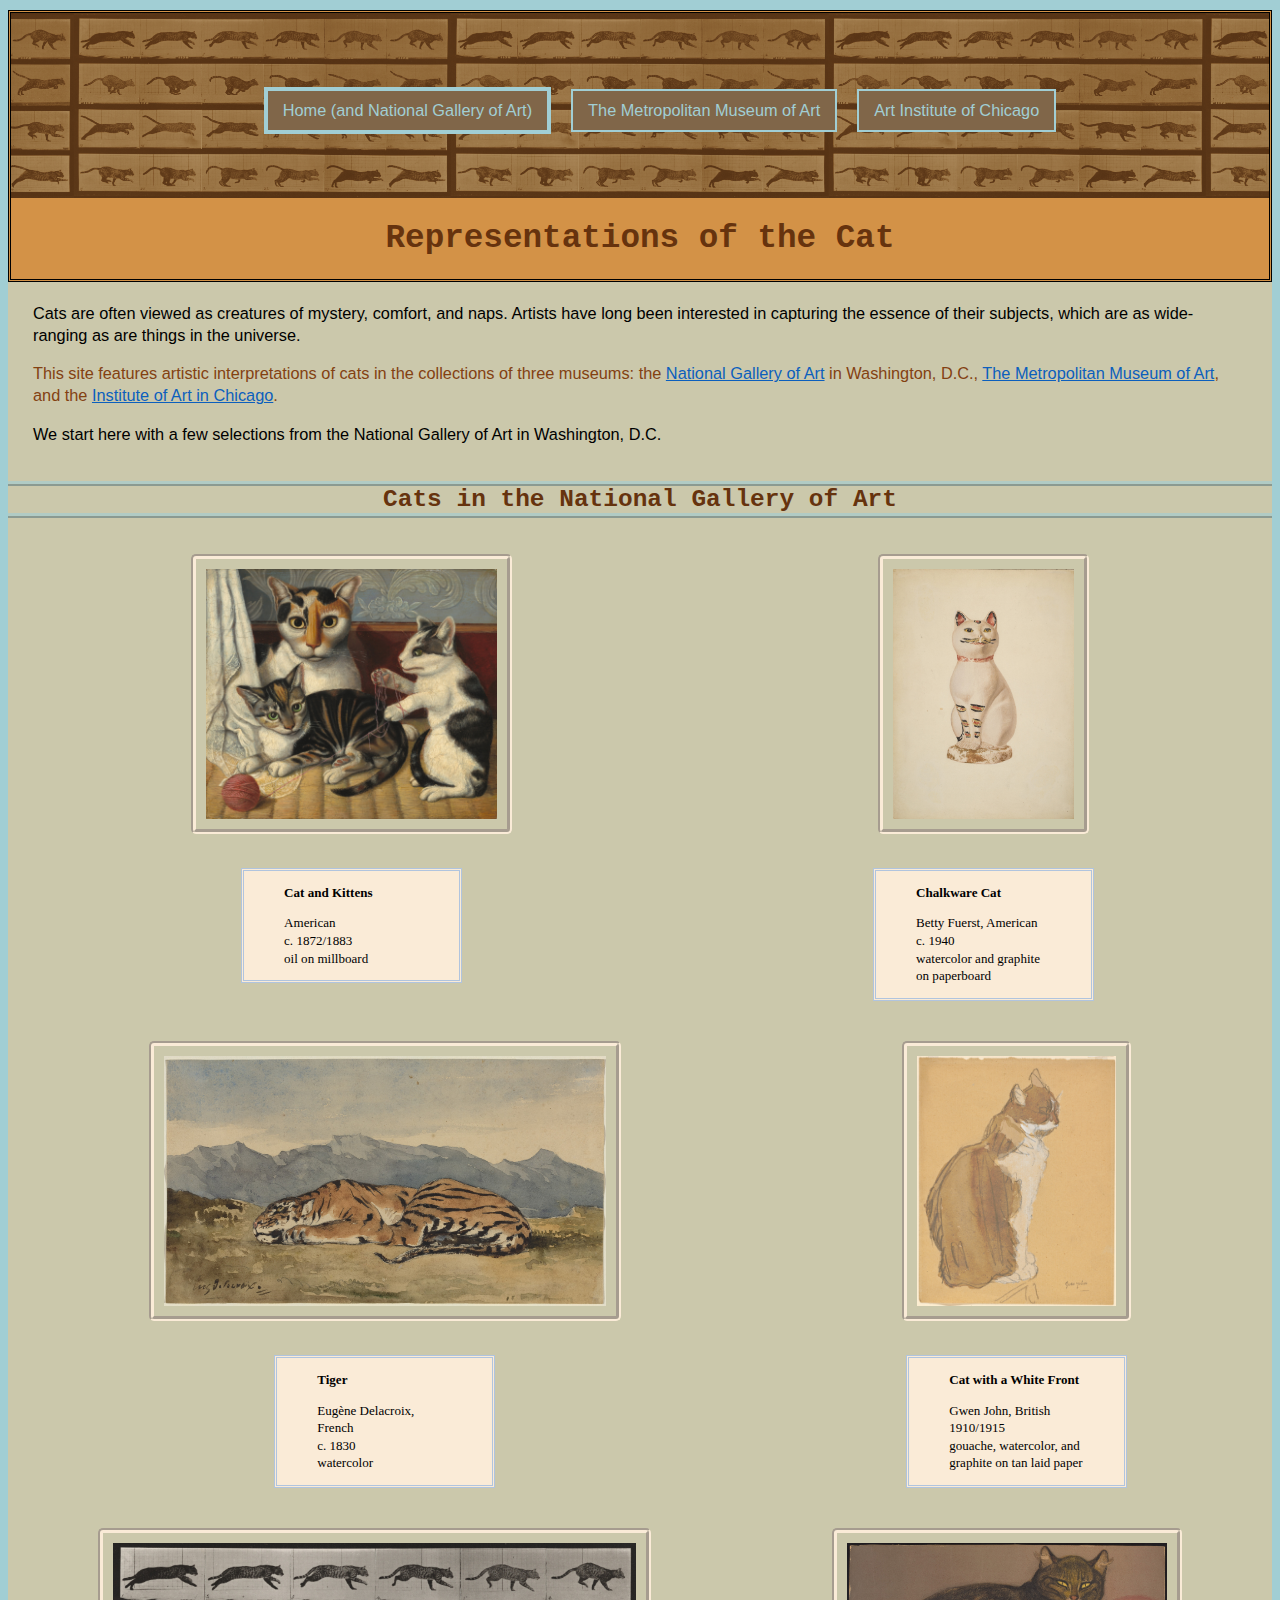
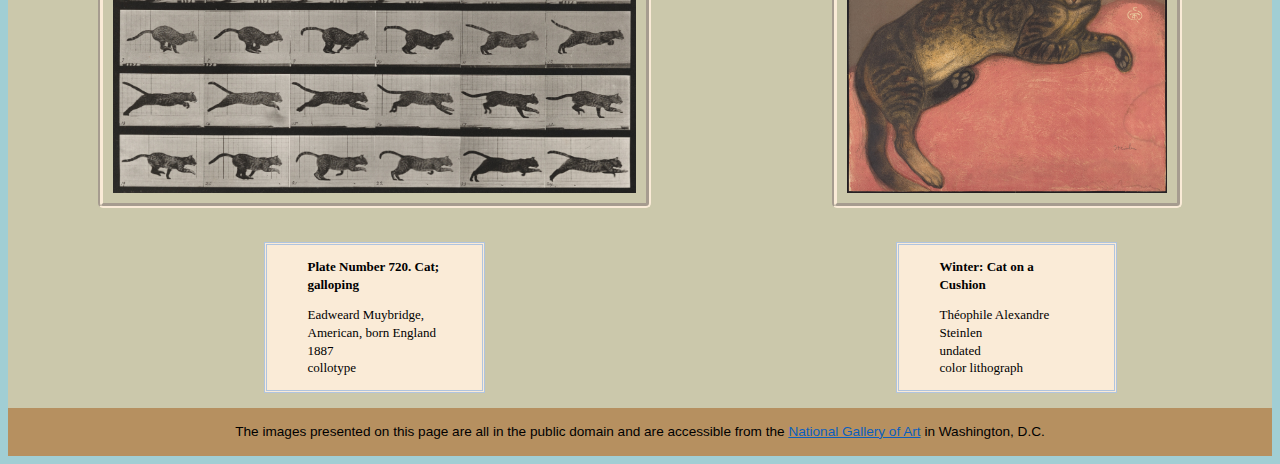
<file: index.html>
<!DOCTYPE html>
<html lang="en">

<head>
  <meta charset="utf-8">
  <meta name="viewport" content="width=device-width">
  <title>National Gallery Cats</title>
  <link rel="stylesheet" href="css/stylecats.css">
</head>

<body>
  <a class="skiplink" href="#main_content">Skip to Main Content</a>
  <header>
    <nav class="navbox">
      <ul>
        <li class="current"><a class="navlink" href="index.html">Home (and National Gallery of Art)</a></li>
        <li><a class="navlink" href="themet.html">The Metropolitan Museum of Art</a></li>
        <li><a class="navlink" href="aic.html">Art Institute of Chicago</a></li>
      </ul>

      
    </nav>
    <h1>Representations of the Cat</h1>
  </header>
  <main id="main_content">
    <p class="nogap">Cats are often viewed as creatures of mystery, comfort, and naps. Artists have long been interested in capturing the essence of their subjects, which are as wide-ranging as are things in the universe. </p>

    <p>This site features artistic interpretations of cats in the collections of three museums: the <a href="https://www.nga.gov" target="_blank">National Gallery of Art</a> in Washington, D.C., <a href="https://www.metmuseum.org" target="_blank">The Metropolitan Museum of Art</a>, and the <a href="https://www.artic.edu" target="_blank">Institute of Art in Chicago</a>.</p>

    <p>We start here with a few selections from the National Gallery of Art in Washington, D.C.</p>

<div class="nga">
    <h2>Cats in the National Gallery of Art</h2>

    <div class="flex-ngaaic">

      <div>
        <img class="ngaaic-item" src="images/cat_and_kittens_1958.9.8.jpg" alt="Mother cat and two kittens playing with yarn" width="100">
        <figcaption class="label"><p class="title">Cat and Kittens<br></p><p>American<br>c. 1872/1883<br>oil on millboard</p></figcaption>
        <!-- <a href="https://www.nga.gov/artworks/45859-cat-and-kittens" target="_blank"></a> -->
      </div>
      <div>
        <img class="ngaaic-item" src="images/chalkware_cat_1943.8.8324.jpg" alt="Drawing of sitting cat figurine" width="100">
        <figcaption class="label"><p class="title">Chalkware Cat<br></p><p>Betty Fuerst, American<br>c. 1940<br>watercolor and graphite on paperboard</p></figcaption>
                <!-- <a href="https://www.nga.gov/artworks/20522-chalkware-cat" target="_blank"></a> -->
      </div>
      <div>
        <img class="ngaaic-item" src="images/tiger_1943.3.3375.jpg" alt="Tiger napping" width="100">
        <figcaption class="label"><p class="title">Tiger<br></p><p>Eugène Delacroix, French<br>c. 1830<br>watercolor</p></figcaption>
        <!-- <a href="https://www.nga.gov/artworks/6493-tiger" target="_blank"></a> -->
      </div>
      <div>
        <img class="ngaaic-item" src="images/cat_with_a_white_front_2005.143.6.jpg" alt="Red and white cat sitting" width="100">
        <figcaption class="label"><p class="title">Cat with a White Front<br></p><p>Gwen John, British<br>1910/1915<br>gouache, watercolor, and graphite on tan laid paper</p></figcaption>
        <!-- <a href="https://www.nga.gov/artworks/134318-cat-white-front" target="_blank"></a> -->
      </div>
      <div>
        <img class="ngaaic-item" src="images/plate_number_720._cat_galloping_2019.150.11.jpg" alt="Galloping motion frame by frame of a cat" width="100">
        <figcaption class="label"><p class="title">Plate Number 720. Cat; galloping<br></p><p>Eadweard Muybridge, American, born England<br>1887<br>collotype</p></figcaption>
        <!-- <a href="https://www.nga.gov/artworks/220472-plate-number-720-cat-galloping" target="_blank"></a> -->
      </div>
      <div>
        <img class="ngaaic-item" src="images/winter_cat_on_a_cushion_l.jpg.jpg" alt="Tabby cat lounging on a cushion" width="100">
        <figcaption class="label"><p class="title">Winter: Cat on a Cushion<br></p><p>Théophile Alexandre Steinlen<br>undated<br>color lithograph</p></figcaption>
        <!-- <a href="https://www.nga.gov/artworks/66755-winter-cat-cushion-lhiver-chat-sur-un-coussin" target="_blank"></a> -->
      </div>
                
      </div>

    </div>


  </main>
  <footer>
    <p>The images presented on this page are all in the public domain and are accessible from the <a href="https://www.nga.gov">National Gallery of Art</a> in Washington, D.C.</p>
  </footer>

</body>

</html>
</file>
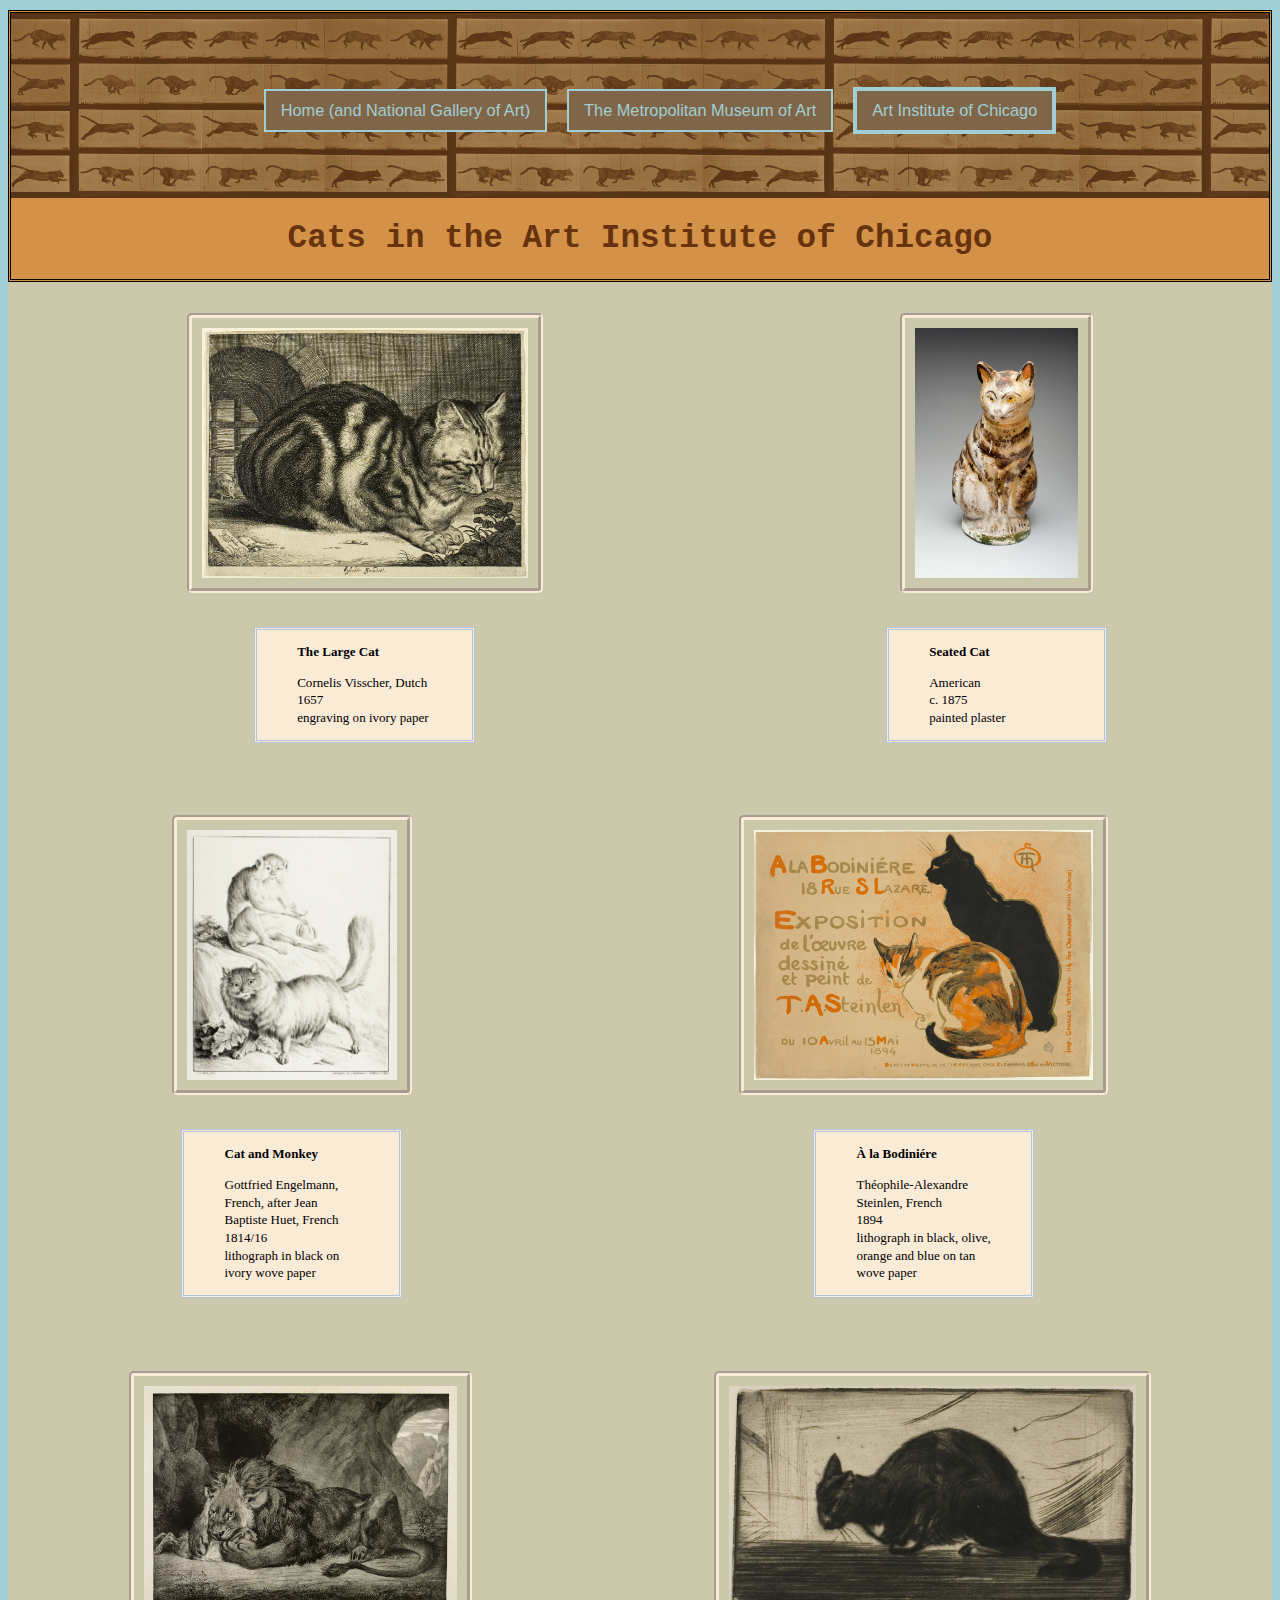
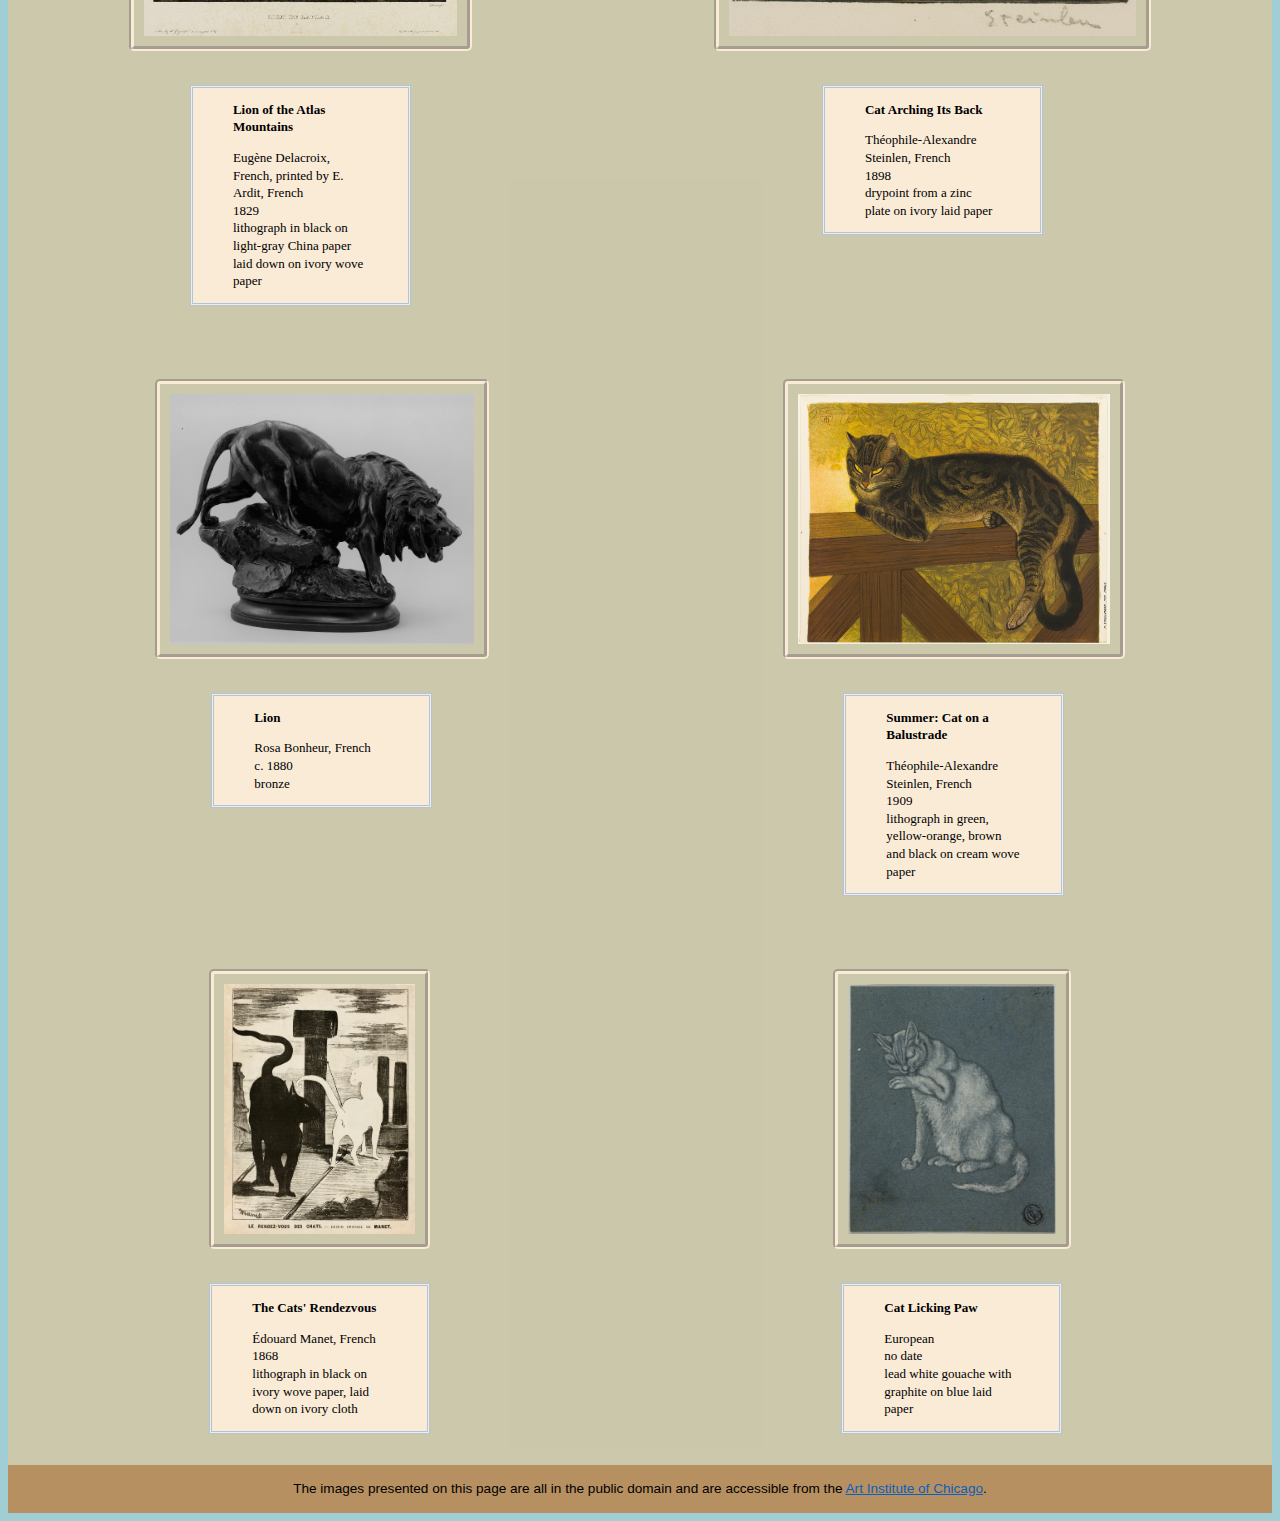
<file: aic.html>
<!DOCTYPE html>
<html lang="en">

<head>
  <meta charset="utf-8">
  <meta name="viewport" content="width=device-width">
  <title>Art Institute Cats</title>
  <link rel="stylesheet" href="css/stylecats.css">
</head>

<body>
   <a class="skiplink" href="#main_content">Skip to Main Content</a>
  <header>
    <nav class="navbox">
      <ul>
        <li><a class="navlink" href="index.html">Home (and National Gallery of Art)</a></li>
        <li><a class="navlink" href="themet.html">The Metropolitan Museum of Art</a></li>
        <li class="current"><a class="navlink" href="aic.html">Art Institute of Chicago</a></li>
      </ul>
      
     </nav>
    <h1>Cats in the Art Institute of Chicago</h1>

  </header>
  <main  id="main_content">
    <div class="flex-ngaaic">

      <figure>
        <img class="ngaaic-item" src="images/1923.994-TheLargeCat.jpg" alt="a tabby cat rests with eyes closed while a mouse behind it ponders its chance to escape" width="100">
        <figcaption class="label"><p class="title">The Large Cat<br></p><p>Cornelis Visscher, Dutch<br>1657<br>engraving on ivory paper</p></figcaption>
        <!-- https://www.artic.edu/artworks/9372/the-large-cat -->
      </figure>
      <figure>
        <img class="ngaaic-item" src="images/1946.798-SeatedCat.jpg" alt="painted figurine of a seated cat with brown stripes" width="100">
        <figcaption class="label"><p class="title">Seated Cat<br></p><p>American<br>c. 1875<br>painted plaster</p></figcaption>
        <!-- https://www.artic.edu/artworks/59218/seated-cat -->
      </figure>
      <figure>
        <img class="ngaaic-item" src="images/1972.647-CatandMonkey.jpg" alt="a seated monkey and a startled cat look out at the viewer" width="100">
        <figcaption class="label"><p class="title">Cat and Monkey<br></p><p>Gottfried Engelmann, French, after Jean Baptiste Huet, French<br>1814/16<br>lithograph in black on ivory wove paper</p></figcaption>
        <!-- https://www.artic.edu/artworks/39698/cat-and-monkey -->
      </figure>
      <figure>
        <img class="ngaaic-item" src="images/1925.814-ÀlaBodiniére.jpg" alt="a crouched calico cat sits next to a seated black cat" width="100">
        <figcaption class="label"><p class="title">À la Bodiniére<br></p><p>Théophile-Alexandre Steinlen, French<br>1894<br>lithograph in black, olive, orange and blue on tan wove paper</p></figcaption>
        <!-- https://www.artic.edu/artworks/16858/a-la-bodiniere -->
      </figure>
      <figure>
        <img class="ngaaic-item" src="images/1927.1646-LionoftheAtlasMountains.jpg" alt="a lion in a mountain cave begins to eat the hare it caught" width="100">
        <figcaption class="label"><p class="title">Lion of the Atlas Mountains<br></p><p>Eugène Delacroix, French, printed by E. Ardit, French<br>1829<br>lithograph in black on light-gray China paper laid down on ivory wove paper</p></figcaption>
        <!-- https://www.artic.edu/artworks/41098/lion-of-the-atlas-mountains -->
      </figure>
      <figure>
        <img class="ngaaic-item" src="images/1927.5404-CatArchingItsBack.jpg" alt="a crouched black cat beginning to arch its back" width="100">
        <figcaption class="label"><p class="title">Cat Arching Its Back<br></p><p>Théophile-Alexandre Steinlen, French<br>1898<br>drypoint from a zinc plate on ivory laid paper</p></figcaption>
        <!-- https://www.artic.edu/artworks/49629/cat-arching-its-back -->
      </figure>
      <figure>
        <img class="ngaaic-item" src="images/1988.36.9-Lion.jpg" alt="a lion standing on a rock is on the prowl" width="100">
        <figcaption class="label"><p class="title">Lion<br></p><p>Rosa Bonheur, French<br>c. 1880<br>bronze</p></figcaption>
        <!-- https://www.artic.edu/artworks/70989/lion -->
      </figure>
      <figure>
        <img class="ngaaic-item" src="images/1960.819-SummerCatonaBalustrade.jpg" alt="a tabby cat lounges on wooden railing in the summer heat" width="100">
        <figcaption class="label"><p class="title">Summer: Cat on a Balustrade<br></p><p>Théophile-Alexandre Steinlen, French<br>1909<br>lithograph in green, yellow-orange, brown and black on cream wove paper</p></figcaption>
        <!-- https://www.artic.edu/artworks/12518/summer-cat-on-a-balustrad -->
      </figure>
      <figure>
        <img class="ngaaic-item" src="images/1987.15-TheCatsRendezvous.jpg" alt="a black cat and a white cat meet up at what is probably a pier" width="100">
        <figcaption class="label"><p class="title">The Cats' Rendezvous<br></p><p>Édouard Manet, French<br>1868<br>lithograph in black on ivory wove paper, laid down on ivory cloth</p></figcaption>
        <!-- https://www.artic.edu/artworks/68825/the-cats-rendezvous -->
      </figure>
      <figure>
        <img class="ngaaic-item" src="images/1922.2886-CatLickingPaw.jpg" alt="a seated, slightly lumpy cat licks its left paw" width="100">
        <figcaption class="label"><p class="title">Cat Licking Paw<br></p><p>European<br>no date<br>lead white gouache with graphite on blue laid paper</p></figcaption>
        <!-- https://www.artic.edu/artworks/85690/cat-licking-paw -->
      </figure>
    </div>

  </main>
  <footer>
    <p>The images presented on this page are all in the public domain and are accessible from the <a href="aic.html">Art Institute of Chicago</a>.</p>
  </footer>

</body>

</html>
</file>
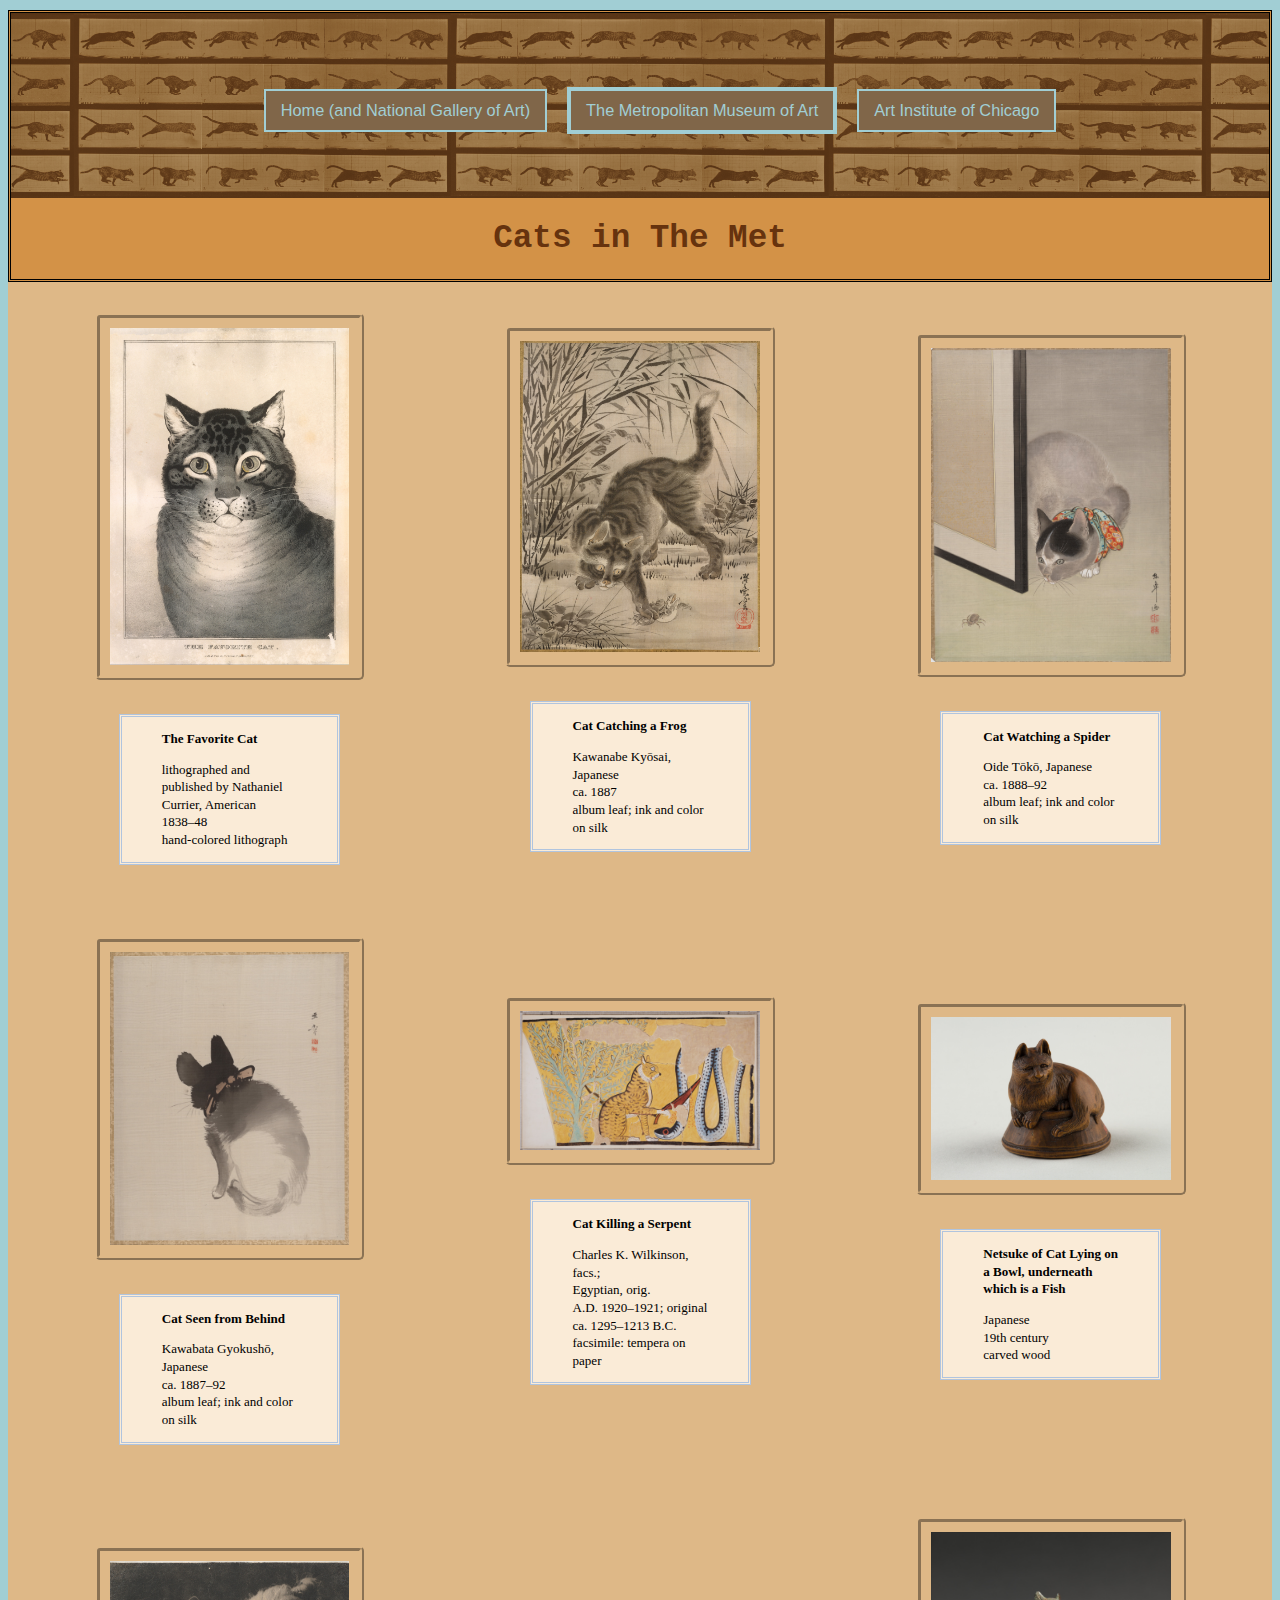
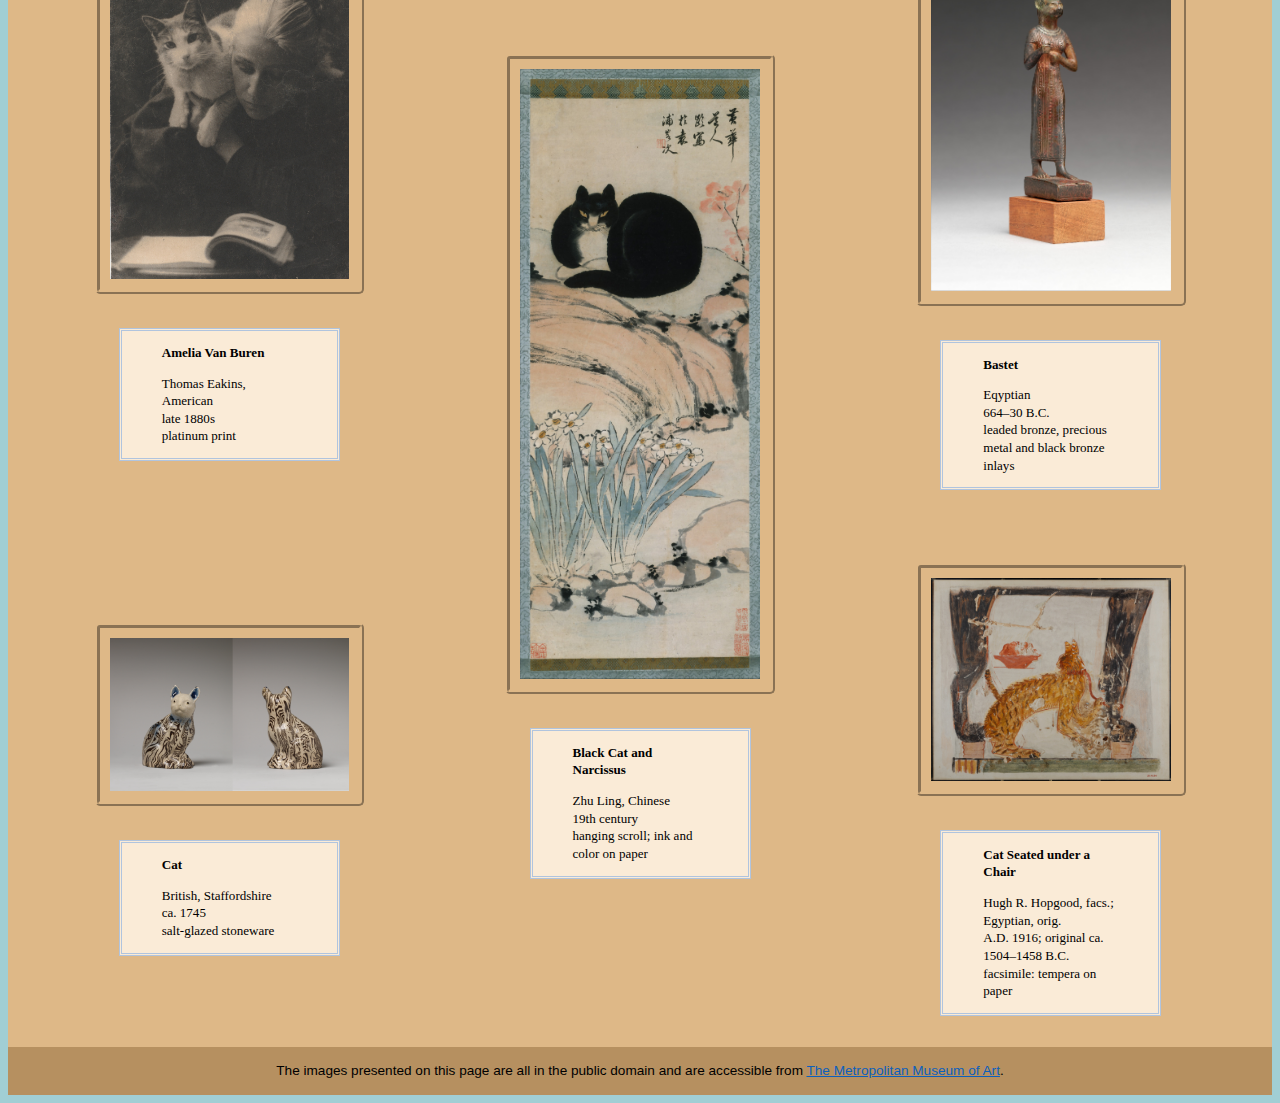
<file: themet.html>
<!DOCTYPE html>
<html lang="en">

<head>
  <meta charset="utf-8">
  <meta name="viewport" content="width=device-width">
  <title>Metropolitan Cats</title>
  <link rel="stylesheet" href="css/stylecats.css">
</head>

<body>
   <a class="skiplink" href="#main_content">Skip to Main Content</a>
  <header>
    <nav class="navbox">
      <ul>
        <li><a class="navlink" href="index.html">Home (and National Gallery of Art)</a></li>
        <li class="current"><a class="navlink" href="themet.html">The Metropolitan Museum of Art</a></li>
        <li><a class="navlink" href="aic.html">Art Institute of Chicago</a></li>
      </ul>
      
     </nav>
    <h1>Cats in The Met</h1>
  </header>
  <main  id="main_content">
    <div class="grid-div">
      
      <figure>
        <img src="images/DT258734.jpg" alt="a grayscale portrait of a tabby cat" width="100">
        <figcaption class="label"><p class="title">The Favorite Cat<br></p><p>lithographed and published by Nathaniel Currier, American<br>1838–48<br>hand-colored lithograph</p></figcaption>
        <!-- https://www.metmuseum.org/art/collection/search/357184 -->
      </figure>
      <figure>
        <img src="images/DT5300.jpg" alt="a striped tabby cat with front left paw pinning down the frog it is hunting" width="100">
        <figcaption class="label"><p class="title">Cat Catching a Frog<br></p><p>Kawanabe Kyōsai, Japanese<br>ca. 1887<br>album leaf; ink and color on silk</p></figcaption>
        <!-- https://www.metmuseum.org/art/collection/search/54626 -->
      </figure>
      <figure class="tall">
        <img src="images/DT234041.jpg" alt="a tuxedo cat rests at the edge of short drop-off overlooking narcissus in bloom" width="100">
        <figcaption class="label"><p class="title">Black Cat and Narcissus<br></p><p>Zhu Ling, Chinese<br>19th century<br>hanging scroll; ink and color on paper</p></figcaption>
        <!-- https://www.metmuseum.org/art/collection/search/36075 -->
      </figure>
      <figure>
        <img src="images/DP211861.jpg" alt="a cat wearing a colorful scarf observes a spider on the floor" width="100">
        <figcaption class="label"><p class="title">Cat Watching a Spider<br></p><p>Oide Tōkō, Japanese<br>ca. 1888–92<br>album leaf; ink and color on silk</p></figcaption>
        <!-- https://www.metmuseum.org/art/collection/search/50826 -->
      </figure>
      <figure>
        <img src="images/DP211876.jpg" alt="a cat sitting with large ears and wearing a pink scarf shown from the back" width="100">
        <figcaption class="label"><p class="title">Cat Seen from Behind<br></p><p>Kawabata Gyokushō, Japanese<br>ca. 1887–92<br>album leaf; ink and color on silk</p></figcaption>
        <!-- https://www.metmuseum.org/art/collection/search/54747 -->
      </figure>
      <figure>
        <img src="images/LC-30_4_1_EGDP036615.jpg" alt="a spotted cat sitting with a sword in right paw cuts the head of a long serpent" width="100">
        <figcaption class="label"><p class="title">Cat Killing a Serpent<br></p><p>Charles K. Wilkinson, facs.;<br>Egyptian, orig.<br>A.D. 1920–1921; original ca. 1295–1213 B.C.<br>facsimile: tempera on paper</p></figcaption>
        <!-- https://www.metmuseum.org/art/collection/search/548564 -->
      </figure>
      <figure>
        <img src="images/10_211_2034_S1_sf.jpg" alt="miniature sculpture of a cat sitting atop an upside-down bowl" width="100">
        <figcaption class="label"><p class="title">Netsuke of Cat Lying on a Bowl, underneath which is a Fish<br></p><p>Japanese<br>19th century<br>carved wood</p></figcaption>
        <!-- https://www.metmuseum.org/art/collection/search/59248 -->
      </figure>
      <figure>
        <img src="images/DP-13369-001.jpg" alt="a cat sits perched on a woman's shoulder while she reads a book on a table" width="100">
        <figcaption class="label"><p class="title">Amelia Van Buren<br></p><p>Thomas Eakins, American<br>late 1880s<br>platinum print</p></figcaption>
        <!-- https://www.metmuseum.org/art/collection/search/271884 -->
      </figure>
      <figure>
        <img src="images/DP310891.jpg" alt="Egyptian goddess Bastet figurine in the shape of a human with a cat's head" width="100">
        <figcaption class="label"><p class="title">Bastet<br></p><p>Eqyptian<br>664–30 B.C.<br>leaded bronze, precious metal and black bronze inlays</p></figcaption>
        <!-- https://www.metmuseum.org/art/collection/search/551774 -->
      </figure>
      <figure>
        <img src="images/DP-13455-009+010.jpg" alt="front and back of a stoneware sitting cat figurine with a marbled glaze" width="100">
        <figcaption class="label"><p class="title">Cat<br></p><p>British, Staffordshire<br>ca. 1745<br>salt-glazed stoneware</p></figcaption>
        <!-- https://www.metmuseum.org/art/collection/search/197496 -->
      </figure>
      <figure>
        <img src="images/LC-30_4_94_EGDP036107.jpg" alt="a spotted cat sits under a chair with its head turned towards a bowl of food" width="100">
        <figcaption class="label"><p class="title">Cat Seated under a Chair<br></p><p> Hugh R. Hopgood, facs.;<br>Egyptian, orig.<br>A.D. 1916; original ca. 1504–1458 B.C.<br>facsimile: tempera on paper</p></figcaption>
        <!-- https://www.metmuseum.org/art/collection/search/557635 -->
      </figure>
   
      </div>
  </main>
  <footer>
    <p>The images presented on this page are all in the public domain and are accessible from <a href="https://www.metmuseum.org/">The Metropolitan Museum of Art</a>.</p>
  </footer>

</body>

</html>
</file>
<file: css/stylecats.css>
/* CSS3 final project July 14, 2025*/

body {
    font-family: 'Trebuchet MS', 'Lucida Sans Unicode', 'Lucida Grande', 'Lucida Sans', Arial, sans-serif ;
    font-size: 85% ;
    background-color:#a1ced4;
}

header {
    background-color: #d39247;
    font-size: 120%;
    margin-top: 10px;
    border-style: double;
}

nav {
    background-image: url("../images/plate_number_720._cat_galloping_2019.150.11.jpg");
    background-position-x: center;
    background-position-y: center;
    background-size: 30%;
    background-color: #855f34;
    padding: 3%;
    background-blend-mode:soft-light;
    text-align: center;
    display: inline-block;
    width: auto;
}

.navbox {
    display: flex;
    flex-wrap: wrap;
    justify-content: space-around;
}

main {   
    background-color: #d4c6a1d2;
    font-size: 120%;
}

/* Grid for Metropolitan cats. */
.grid-div {
    display: grid;
    background-color: burlywood;
    grid-template-columns: 30% 30% 30% ;
    justify-content: space-evenly;
    align-items: anchor-center;
    row-gap: 10px;
}

.grid-div img {
    margin: 15px 5% ;
    padding: 10px;
    width: 80%;
    border-style:ridge;
    border-color: burlywood;
    border-width: thick ;
    border-radius: 5px;
    transition: background-color 1s;
}

.grid-div img:hover {
    background-color: antiquewhite;
    transform: scale(1.15,1.15);
}

/* Start scroll-painting on row 3, column 2, end on row 5, column 2.  */
.tall {
    grid-area: 3/2/5/2
}

/* Flexbox for NGA and AIC cats. */
.flex-ngaaic {
    display: flex;
    flex-direction: row ;
    flex-wrap: wrap;
    row-gap: 10px;
    justify-content: space-around;
}

.ngaaic-item {
    margin: 15px 50px ;
    padding: 10px;
    height: 250px;
    width: auto ;
    border-style: groove;
    border-color: antiquewhite;
    border-width:   thick;
    border-radius: 5px;
    transition: background-color 1s;
    }

.ngaaic-item:hover {
    background-color: antiquewhite;
    transform: scale(1.15,1.15);
}

/* Title and text for NGA images. */
.nga {
    text-align: center;
    display: inline-block;
    width: 100%;
}

/* Museum label information about the work. */
.label {
    background-color: antiquewhite;
    font-family: Cambria, Cochin, Georgia, Times, 'Times New Roman', serif;
    font-size: 0.8em;
    margin: 15px auto ;
    padding: 0px 15px;
    border-style: double;
    border-color: lightsteelblue;
    border-width:medium;
    max-width: 185px;
    text-align: left;
}

p.title {
    font-weight:bold;
}

footer {
    background-color: #b98952e5;
    text-align: center;
    padding: 1px;
}

ul {
    padding-top: 10px;
    list-style-type: none;
    display: flex;
    flex-wrap: wrap;
    flex-direction: row;
    justify-content: space-around;
}

li {
    align-self: center;
    padding: 2px;
    margin:10px;
    background-color: #a1ced4;
}

a:link {
    color: #0c5fbd;
}

a:visited {
    color: #046d97;
}

a.skiplink {
    position: absolute;
    left: -999px;
    font-size: 120%;
    color: #422109;
    background-color: #e0ffff;
}

a.skiplink:focus {
    position: static;
    
    font-weight: bold;
    
    text-decoration: none;
    border-style: solid ;
    border-color: #8b4513;
    padding: 5px;
}

a.navlink {
    background-color: #7e6345f8;
    color: #a1ced4;
    padding: 10px 15px;
    text-align: center;
    text-decoration: none;
    display: inline-block;
}

a.navlink:visited {
    color: #badce9;
}

a.navlink:hover {
    color: #33e4fc;
}


li.current {
    background-color: #a1ced4;
    padding: 4px;
}

h1, h2 {
    text-align: center;
    font-family: Papyrus, 'Courier New', Garamond ;
    color: #66330e;
}

h2 {
    border-top-style: ridge;
    border-bottom-style: ridge;
    border-color: #a1ced49a;
    border-width: thick;
}

/* Remove gap between first paragraph and heading for index page. */
p.nogap {
    padding-top: 20px;
    margin-top: 0px;
}

p {
    line-height: 135%;
    padding-left: 25px;
    padding-right: 25px;
}

/* Selects the second paragraph */
main > p:nth-child(2) {
  color: #834112;
}
</file>
